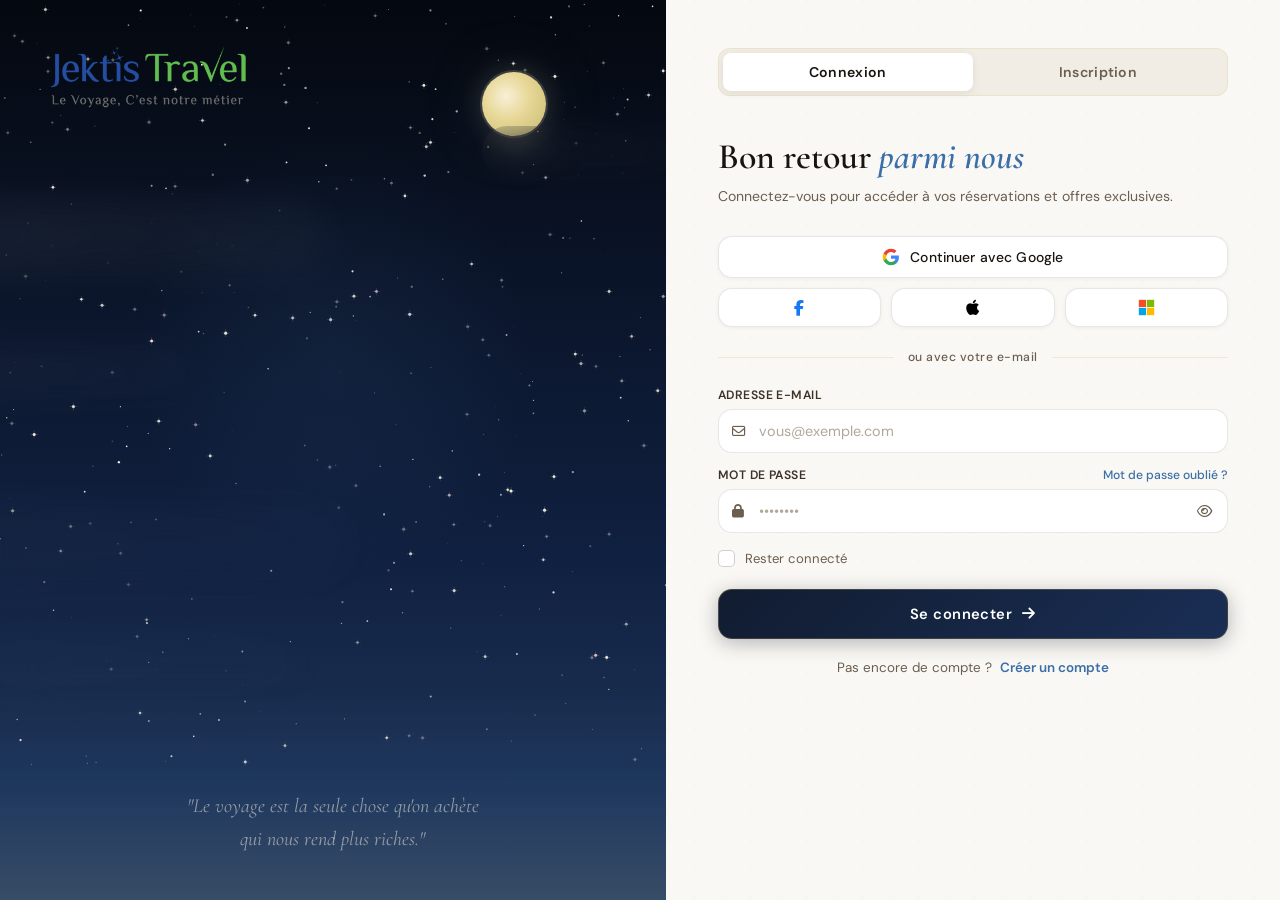
<file: pages/auth.html>
<!doctype html>
<html lang="fr">
  <head>
    <meta charset="UTF-8" />
    <meta name="viewport" content="width=device-width, initial-scale=1.0" />
    <title>Connexion — Jektis Travel</title>
    <link rel="preconnect" href="https://fonts.googleapis.com" />
    <link rel="preconnect" href="https://fonts.gstatic.com" crossorigin />
    <link
      href="https://fonts.googleapis.com/css2?family=Cormorant+Garamond:ital,wght@0,300;0,400;0,600;0,700;1,400;1,600&family=DM+Sans:wght@300;400;500;600&display=swap"
      rel="stylesheet"
    />
    <link
      rel="stylesheet"
      href="https://cdnjs.cloudflare.com/ajax/libs/font-awesome/6.5.0/css/all.min.css"
    />
    <link rel="stylesheet" href="../css/auth.css" />
  </head>
  <body>
    <!-- ══════════════ LEFT PANEL — animated sky scene ══════════════ -->
    <div class="auth-scene" id="scene">
      <!-- Stars canvas -->
      <canvas id="stars-canvas"></canvas>

      <!-- Clouds -->
      <div class="clouds">
        <div class="cloud cloud-1"></div>
        <div class="cloud cloud-2"></div>
        <div class="cloud cloud-3"></div>
        <div class="cloud cloud-4"></div>
        <div class="cloud cloud-5"></div>
      </div>

      <!-- Plane image -->
      <div class="plane-wrap" id="plane-wrap">
        <img class="plane-img" src="../images/auth-plane.png" alt="avion" />
        <!-- Contrail trail -->
        <div class="contrail"></div>
      </div>

      <!-- Ground glow horizon -->
      <div class="horizon-glow"></div>

      <!-- Scene brand overlay -->

      <div class="scene-brand">
        <div class="scene-logo">
          <a href="../index.html">
            <img
              width="200"
              src="../images/logo_jektis.png"
              alt="Jektis Travel Logo"
            />
          </a>
        </div>

        <div class="scene-quote">
          <p>
            "Le voyage est la seule chose qu'on achète<br />qui nous rend plus
            riches."
          </p>
        </div>
      </div>
    </div>

    <!-- ══════════════ RIGHT PANEL — auth form ══════════════ -->
    <div class="auth-panel">
      <!-- Mode toggle -->
      <div class="auth-mode-toggle">
        <button class="auth-mode-btn active" id="btn-signin">Connexion</button>
        <button class="auth-mode-btn" id="btn-signup">Inscription</button>
        <div class="auth-mode-indicator"></div>
      </div>

      <!-- ── SIGN IN FORM ── -->
      <div class="auth-form-wrap" id="form-signin">
        <div class="auth-form-header">
          <h1>Bon retour <em>parmi nous</em></h1>
          <p>
            Connectez-vous pour accéder à vos réservations et offres exclusives.
          </p>
        </div>

        <div class="auth-socials">
          <button class="auth-social-btn auth-google">
            <svg width="18" height="18" viewBox="0 0 24 24">
              <path
                fill="#4285F4"
                d="M22.56 12.25c0-.78-.07-1.53-.2-2.25H12v4.26h5.92c-.26 1.37-1.04 2.53-2.21 3.31v2.77h3.57c2.08-1.92 3.28-4.74 3.28-8.09z"
              />
              <path
                fill="#34A853"
                d="M12 23c2.97 0 5.46-.98 7.28-2.66l-3.57-2.77c-.98.66-2.23 1.06-3.71 1.06-2.86 0-5.29-1.93-6.16-4.53H2.18v2.84C3.99 20.53 7.7 23 12 23z"
              />
              <path
                fill="#FBBC05"
                d="M5.84 14.09c-.22-.66-.35-1.36-.35-2.09s.13-1.43.35-2.09V7.07H2.18C1.43 8.55 1 10.22 1 12s.43 3.45 1.18 4.93l2.85-2.22.81-.62z"
              />
              <path
                fill="#EA4335"
                d="M12 5.38c1.62 0 3.06.56 4.21 1.64l3.15-3.15C17.45 2.09 14.97 1 12 1 7.7 1 3.99 3.47 2.18 7.07l3.66 2.84c.87-2.6 3.3-4.53 6.16-4.53z"
              />
            </svg>
            Continuer avec Google
          </button>
          <div class="auth-socials-row">
            <button class="auth-social-btn auth-social-icon" title="Facebook">
              <i class="fa-brands fa-facebook-f"></i>
            </button>
            <button class="auth-social-btn auth-social-icon" title="Apple">
              <i class="fa-brands fa-apple"></i>
            </button>
            <button class="auth-social-btn auth-social-icon" title="Microsoft">
              <svg width="17" height="17" viewBox="0 0 21 21">
                <rect x="1" y="1" width="9" height="9" fill="#f25022" />
                <rect x="11" y="1" width="9" height="9" fill="#7fba00" />
                <rect x="1" y="11" width="9" height="9" fill="#00a4ef" />
                <rect x="11" y="11" width="9" height="9" fill="#ffb900" />
              </svg>
            </button>
          </div>
        </div>

        <div class="auth-divider"><span>ou avec votre e-mail</span></div>

        <form class="auth-form" id="signin-form" novalidate>
          <div class="auth-field">
            <label for="si-email">Adresse e-mail</label>
            <div class="auth-input-wrap">
              <i class="fa-regular fa-envelope"></i>
              <input
                type="email"
                id="si-email"
                placeholder="vous@exemple.com"
                autocomplete="email"
              />
            </div>
          </div>

          <div class="auth-field">
            <label for="si-pass">
              Mot de passe
              <a href="#" class="auth-forgot">Mot de passe oublié ?</a>
            </label>
            <div class="auth-input-wrap">
              <i class="fa-solid fa-lock"></i>
              <input
                type="password"
                id="si-pass"
                placeholder="••••••••"
                autocomplete="current-password"
              />
              <button type="button" class="auth-eye" data-target="si-pass">
                <i class="fa-regular fa-eye"></i>
              </button>
            </div>
          </div>

          <div class="auth-remember">
            <label class="auth-checkbox">
              <input type="checkbox" />
              <span class="auth-checkmark"></span>
              Rester connecté
            </label>
          </div>

          <a href="../index.html" class="auth-submit-btn">
            <span>Se connecter</span>
            <i class="fa-solid fa-arrow-right"></i>
          </a>
        </form>

        <p class="auth-switch">
          Pas encore de compte ?
          <button class="auth-switch-link" id="to-signup">
            Créer un compte
          </button>
        </p>
      </div>

      <!-- ── SIGN UP FORM ── -->
      <div class="auth-form-wrap hidden" id="form-signup">
        <div class="auth-form-header">
          <h1>Rejoignez<br /><em>l'aventure</em></h1>
          <p>
            Créez votre compte et commencez à explorer le monde avec Jektis
            Travel.
          </p>
        </div>

        <div class="auth-socials">
          <button class="auth-social-btn auth-google">
            <svg width="18" height="18" viewBox="0 0 24 24">
              <path
                fill="#4285F4"
                d="M22.56 12.25c0-.78-.07-1.53-.2-2.25H12v4.26h5.92c-.26 1.37-1.04 2.53-2.21 3.31v2.77h3.57c2.08-1.92 3.28-4.74 3.28-8.09z"
              />
              <path
                fill="#34A853"
                d="M12 23c2.97 0 5.46-.98 7.28-2.66l-3.57-2.77c-.98.66-2.23 1.06-3.71 1.06-2.86 0-5.29-1.93-6.16-4.53H2.18v2.84C3.99 20.53 7.7 23 12 23z"
              />
              <path
                fill="#FBBC05"
                d="M5.84 14.09c-.22-.66-.35-1.36-.35-2.09s.13-1.43.35-2.09V7.07H2.18C1.43 8.55 1 10.22 1 12s.43 3.45 1.18 4.93l2.85-2.22.81-.62z"
              />
              <path
                fill="#EA4335"
                d="M12 5.38c1.62 0 3.06.56 4.21 1.64l3.15-3.15C17.45 2.09 14.97 1 12 1 7.7 1 3.99 3.47 2.18 7.07l3.66 2.84c.87-2.6 3.3-4.53 6.16-4.53z"
              />
            </svg>
            S'inscrire avec Google
          </button>
          <div class="auth-socials-row">
            <button class="auth-social-btn auth-social-icon" title="Facebook">
              <i class="fa-brands fa-facebook-f"></i>
            </button>
            <button class="auth-social-btn auth-social-icon" title="Apple">
              <i class="fa-brands fa-apple"></i>
            </button>
            <button class="auth-social-btn auth-social-icon" title="Microsoft">
              <svg width="17" height="17" viewBox="0 0 21 21">
                <rect x="1" y="1" width="9" height="9" fill="#f25022" />
                <rect x="11" y="1" width="9" height="9" fill="#7fba00" />
                <rect x="1" y="11" width="9" height="9" fill="#00a4ef" />
                <rect x="11" y="11" width="9" height="9" fill="#ffb900" />
              </svg>
            </button>
          </div>
        </div>

        <div class="auth-divider"><span>ou remplissez le formulaire</span></div>

        <form class="auth-form" id="signup-form" novalidate>
          <div class="auth-row">
            <div class="auth-field">
              <label for="su-fname">Prénom</label>
              <div class="auth-input-wrap">
                <i class="fa-regular fa-user"></i>
                <input
                  type="text"
                  id="su-fname"
                  placeholder="Prénom"
                  autocomplete="given-name"
                />
              </div>
            </div>
            <div class="auth-field">
              <label for="su-lname">Nom</label>
              <div class="auth-input-wrap">
                <i class="fa-regular fa-user"></i>
                <input
                  type="text"
                  id="su-lname"
                  placeholder="Nom"
                  autocomplete="family-name"
                />
              </div>
            </div>
          </div>

          <div class="auth-field">
            <label for="su-email">Adresse e-mail</label>
            <div class="auth-input-wrap">
              <i class="fa-regular fa-envelope"></i>
              <input
                type="email"
                id="su-email"
                placeholder="vous@exemple.com"
                autocomplete="email"
              />
            </div>
          </div>

          <div class="auth-field">
            <label for="su-phone"
              >Téléphone <span class="auth-label-opt">(optionnel)</span></label
            >
            <div class="auth-input-wrap">
              <i class="fa-solid fa-phone"></i>
              <input
                type="tel"
                id="su-phone"
                placeholder="+216 XX XXX XXX"
                autocomplete="tel"
              />
            </div>
          </div>

          <div class="auth-field">
            <label for="su-pass">Mot de passe</label>
            <div class="auth-input-wrap">
              <i class="fa-solid fa-lock"></i>
              <input
                type="password"
                id="su-pass"
                placeholder="Min. 8 caractères"
                autocomplete="new-password"
              />
              <button type="button" class="auth-eye" data-target="su-pass">
                <i class="fa-regular fa-eye"></i>
              </button>
            </div>
            <div class="auth-strength" id="pass-strength">
              <div class="auth-strength-bar">
                <div class="auth-strength-fill" id="strength-fill"></div>
              </div>
              <span id="strength-label"></span>
            </div>
          </div>

          <div class="auth-remember">
            <label class="auth-checkbox">
              <input type="checkbox" id="su-terms" />
              <span class="auth-checkmark"></span>
              J'accepte les <a href="#">conditions d'utilisation</a> et la
              <a href="#">politique de confidentialité</a>
            </label>
          </div>

          <button type="submit" class="auth-submit-btn">
            <span>Créer mon compte</span>
            <i class="fa-solid fa-plane-departure"></i>
          </button>
        </form>

        <p class="auth-switch">
          Déjà un compte ?
          <button class="auth-switch-link" id="to-signin">Se connecter</button>
        </p>
      </div>
    </div>

    <script src="../js/auth_script.js"></script>
  </body>
</html>
</file>
<file: css/auth.css>
/* ============================================================
   JEKTIS TRAVEL — Auth Page  (Luxury Dark / Cinema Travel Noir)
   Fonts: Cormorant Garamond (display) + DM Sans (body)
   ============================================================ */

/* ── Variables ── */
:root {
  --night: #090e1a;
  --night-2: #0d1525;
  --night-3: #111c30;
  --deep: #0a1628;
  --sky-mid: #132040;
  --sky-high: #1a2e55;
  --gold: #c9a84c;
  --gold-light: #e8c97a;
  --gold-pale: rgba(201, 168, 76, 0.12);
  --gold-border: rgba(201, 168, 76, 0.25);
  --blue: #3a6fa8;
  --blue-light: #5a8fc8;
  --white: #ffffff;
  --off-white: #f0ebe0;
  --muted: rgba(240, 235, 224, 0.45);
  --panel-bg: #faf8f4;
  --panel-2: #f2ede4;
  --ink: #1a1410;
  --ink-2: #3d3228;
  --ink-3: #6b5e50;
  --border: rgba(201, 168, 76, 0.15);
  --radius: 14px;
  --radius-lg: 22px;
  --transition: 0.32s cubic-bezier(0.4, 0, 0.2, 1);
  --font-display: "Cormorant Garamond", Georgia, serif;
  --font-body: "DM Sans", sans-serif;
}

/* ── Reset ── */
*,
*::before,
*::after {
  box-sizing: border-box;
  margin: 0;
  padding: 0;
}
html {
  font-size: 16px;
  height: 100%;
  overflow: hidden; /* html stays locked */
}
body {
  font-family: var(--font-body);
  background: var(--night);
  color: var(--ink);
  height: 100%; /* exactly one viewport tall */
  display: flex;
  overflow: hidden; /* body itself doesn't scroll — children handle it */
}
a {
  color: inherit;
  text-decoration: none;
}
button {
  cursor: pointer;
  font-family: var(--font-body);
  border: none;
  background: none;
}
input {
  font-family: var(--font-body);
}

/* ════════════════════════════════════════
   LEFT PANEL — ANIMATED SKY SCENE
════════════════════════════════════════ */
.auth-scene {
  position: relative;
  flex: 0 0 52%;
  height: 100%; /* fills the viewport height */
  background: linear-gradient(
    180deg,
    #04080f 0%,
    #080f1e 18%,
    #0c1830 40%,
    #102040 62%,
    #1a2e50 80%,
    #24406a 100%
  );
  overflow: hidden;
  display: flex;
  align-items: stretch;
}

/* Stars canvas fills the scene */
#stars-canvas {
  position: absolute;
  inset: 0;
  width: 100%;
  height: 100%;
  z-index: 1;
}

/* Atmospheric nebula glow */
.auth-scene::before {
  content: "";
  position: absolute;
  top: 15%;
  left: 20%;
  width: 60%;
  height: 50%;
  background: radial-gradient(
    ellipse at center,
    rgba(90, 143, 200, 0.08) 0%,
    rgba(58, 111, 168, 0.05) 40%,
    transparent 70%
  );
  z-index: 2;
  pointer-events: none;
  animation: nebulaPulse 8s ease-in-out infinite;
}
@keyframes nebulaPulse {
  0%,
  100% {
    opacity: 0.5;
    transform: scale(1);
  }
  50% {
    opacity: 1;
    transform: scale(1.08);
  }
}

/* Moon */
.auth-scene::after {
  content: "";
  position: absolute;
  top: 8%;
  right: 18%;
  width: 64px;
  height: 64px;
  border-radius: 50%;
  background: radial-gradient(circle at 38% 38%, #f8f0d8, #e8d898 40%, #c8b870);
  box-shadow:
    0 0 0 2px rgba(248, 240, 216, 0.15),
    0 0 30px rgba(248, 240, 216, 0.18),
    0 0 80px rgba(200, 184, 112, 0.1);
  z-index: 3;
  pointer-events: none;
}

/* Clouds */
.clouds {
  position: absolute;
  inset: 0;
  z-index: 4;
  pointer-events: none;
}
.cloud {
  position: absolute;
  border-radius: 999px;
  background: linear-gradient(
    135deg,
    rgba(255, 255, 255, 0.055) 0%,
    rgba(255, 255, 255, 0.025) 100%
  );
  backdrop-filter: blur(2px);
  filter: blur(18px);
}
.cloud-1 {
  width: 400px;
  height: 80px;
  top: 22%;
  left: -10%;
  animation: cloudDrift 42s linear infinite;
}
.cloud-2 {
  width: 300px;
  height: 60px;
  top: 38%;
  left: -15%;
  animation: cloudDrift 56s linear infinite 8s;
  opacity: 0.7;
}
.cloud-3 {
  width: 500px;
  height: 100px;
  top: 55%;
  left: -20%;
  animation: cloudDrift 48s linear infinite 18s;
  opacity: 0.5;
  filter: blur(24px);
}
.cloud-4 {
  width: 250px;
  height: 50px;
  top: 14%;
  right: -10%;
  animation: cloudDrift2 38s linear infinite 5s;
  opacity: 0.6;
}
.cloud-5 {
  width: 350px;
  height: 70px;
  top: 70%;
  left: -5%;
  animation: cloudDrift 52s linear infinite 12s;
  opacity: 0.4;
  filter: blur(28px);
}

@keyframes cloudDrift {
  from {
    transform: translateX(0);
  }
  to {
    transform: translateX(130vw);
  }
}
@keyframes cloudDrift2 {
  from {
    transform: translateX(0);
  }
  to {
    transform: translateX(-130vw);
  }
}

/* ── Plane ── */
.plane-wrap {
  position: absolute;
  z-index: 6;
  display: flex;
  align-items: center;
  animation: planeFly 18s ease-in-out infinite;
  top: 42%;
  left: -300px;
}
.plane-img {
  width: 260px;
  height: auto;
  object-fit: contain;
  border-radius: 8px;
  /* Slight warm tint to blend with night sky */
  filter: drop-shadow(0 6px 24px rgba(201, 168, 76, 0.25))
    drop-shadow(0 2px 10px rgba(0, 0, 0, 0.55)) brightness(0.88) saturate(0.75);
  transform-origin: center center;
  animation: planePitch 18s ease-in-out infinite;
  /* Flip so the nose points right (most plane photos face left) */
  transform: scaleX(-1);
}
.contrail {
  position: absolute;
  right: 100%;
  top: 50%;
  transform: translateY(-50%);
  width: 0;
  height: 2px;
  background: linear-gradient(to left, rgba(255, 255, 255, 0.55), transparent);
  border-radius: 99px;
  animation: contrailGrow 18s ease-in-out infinite;
}

@keyframes planeFly {
  0% {
    left: -260px;
    top: 58%;
  }
  15% {
    top: 52%;
  }
  35% {
    top: 38%;
    left: 35%;
  }
  55% {
    top: 32%;
    left: 62%;
  }
  75% {
    top: 36%;
    left: 82%;
  }
  88% {
    left: 110%;
    top: 30%;
  }
  89% {
    left: -260px;
    top: 60%;
    opacity: 0;
  }
  92% {
    opacity: 1;
    top: 58%;
  }
  100% {
    left: -260px;
    top: 58%;
  }
}
@keyframes planePitch {
  0% {
    transform: rotate(0deg);
  }
  20% {
    transform: rotate(-6deg);
  }
  40% {
    transform: rotate(-3deg);
  }
  60% {
    transform: rotate(-5deg);
  }
  75% {
    transform: rotate(-2deg);
  }
  88% {
    transform: rotate(-8deg);
  }
  89% {
    transform: rotate(0deg);
  }
  100% {
    transform: rotate(0deg);
  }
}
@keyframes contrailGrow {
  0% {
    width: 0;
    opacity: 0;
  }
  10% {
    width: 30px;
    opacity: 0.7;
  }
  50% {
    width: 120px;
    opacity: 0.5;
  }
  80% {
    width: 180px;
    opacity: 0.35;
  }
  88% {
    width: 220px;
    opacity: 0;
  }
  89% {
    width: 0;
  }
  100% {
    width: 0;
    opacity: 0;
  }
}

/* Horizon glow */
.horizon-glow {
  position: absolute;
  bottom: 0;
  left: 0;
  right: 0;
  height: 220px;
  background: linear-gradient(
    to top,
    rgba(201, 168, 76, 0.12) 0%,
    rgba(58, 111, 168, 0.06) 50%,
    transparent 100%
  );
  z-index: 5;
  pointer-events: none;
}

/* Scene brand overlay */
.scene-brand {
  position: absolute;
  inset: 0;
  z-index: 10;
  display: flex;
  flex-direction: column;
  justify-content: space-between;
  padding: 44px 48px;
  pointer-events: none;
}

.scene-logo {
  display: flex;
  align-items: center;
  gap: 14px;
}
.scene-logo-text {
  display: flex;
  flex-direction: column;
}
.scene-logo-name {
  font-family: var(--font-display);
  font-size: 1.6rem;
  font-weight: 700;
  color: var(--off-white);
  line-height: 1;
  letter-spacing: 0.01em;
}
.scene-logo-name em {
  font-style: italic;
  color: var(--gold-light);
}
.scene-logo-tag {
  font-size: 0.68rem;
  font-weight: 400;
  color: var(--muted);
  letter-spacing: 0.18em;
  text-transform: uppercase;
  margin-top: 3px;
}

.scene-quote {
  text-align: center;
}
.scene-quote p {
  font-family: var(--font-display);
  font-size: 1.25rem;
  font-style: italic;
  color: rgba(240, 235, 224, 0.55);
  line-height: 1.65;
}

.scene-destinations {
  display: flex;
  gap: 22px;
  justify-content: center;
}
.scene-dest-item {
  display: flex;
  align-items: center;
  gap: 6px;
  color: rgba(240, 235, 224, 0.5);
  font-size: 0.78rem;
  font-weight: 500;
  letter-spacing: 0.08em;
  text-transform: uppercase;
}
.scene-dest-item i {
  color: var(--gold);
  font-size: 0.72rem;
  animation: destPing 3s ease-in-out infinite;
}
.scene-dest-item:nth-child(2) i {
  animation-delay: 0.75s;
}
.scene-dest-item:nth-child(3) i {
  animation-delay: 1.5s;
}
.scene-dest-item:nth-child(4) i {
  animation-delay: 2.25s;
}
@keyframes destPing {
  0%,
  100% {
    opacity: 0.5;
    transform: scale(1);
  }
  50% {
    opacity: 1;
    transform: scale(1.3);
  }
}

/* ════════════════════════════════════════
   RIGHT PANEL — AUTH FORM
════════════════════════════════════════ */
.auth-panel {
  flex: 0 0 48%;
  height: 100%; /* bounded to viewport — required for overflow-y to scroll */
  background: var(--panel-bg);
  display: flex;
  flex-direction: column;
  align-items: stretch;
  padding: 48px 52px;
  overflow-y: auto;
  position: relative;
  /* Custom scrollbar */
  scrollbar-width: thin;
  scrollbar-color: rgba(201, 168, 76, 0.3) transparent;
}
.auth-panel::-webkit-scrollbar {
  width: 5px;
}
.auth-panel::-webkit-scrollbar-track {
  background: transparent;
}
.auth-panel::-webkit-scrollbar-thumb {
  background: rgba(201, 168, 76, 0.3);
  border-radius: 99px;
}

/* Subtle paper texture */
.auth-panel::before {
  content: "";
  position: absolute;
  inset: 0;
  background-image: radial-gradient(
    circle at 1px 1px,
    rgba(201, 168, 76, 0.04) 1px,
    transparent 0
  );
  background-size: 28px 28px;
  pointer-events: none;
  z-index: 0;
}

/* ── Mode toggle tabs ── */
.auth-mode-toggle {
  position: relative;
  display: flex;
  background: var(--panel-2);
  border-radius: 12px;
  padding: 4px;
  margin-bottom: 40px;
  border: 1px solid rgba(201, 168, 76, 0.15);
  z-index: 1;
}
.auth-mode-btn {
  flex: 1;
  padding: 10px;
  border-radius: 9px;
  font-size: 0.88rem;
  font-weight: 600;
  color: var(--ink-3);
  background: transparent;
  transition: all var(--transition);
  position: relative;
  z-index: 1;
  letter-spacing: 0.02em;
}
.auth-mode-btn.active {
  color: var(--ink);
}
.auth-mode-indicator {
  position: absolute;
  top: 4px;
  bottom: 4px;
  left: 4px;
  width: calc(50% - 4px);
  background: #fff;
  border-radius: 8px;
  box-shadow: 0 2px 8px rgba(0, 0, 0, 0.08);
  transition: transform var(--transition);
  z-index: 0;
}
.auth-mode-indicator.right {
  transform: translateX(100%);
}

/* ── Form wrapper ── */
.auth-form-wrap {
  position: relative;
  z-index: 1;
  flex: 1;
  display: flex;
  flex-direction: column;
  animation: formIn 0.5s ease both;
}
.auth-form-wrap.hidden {
  display: none;
}
@keyframes formIn {
  from {
    opacity: 0;
    transform: translateY(12px);
  }
  to {
    opacity: 1;
    transform: translateY(0);
  }
}

/* ── Header ── */
.auth-form-header {
  margin-bottom: 28px;
}
.auth-form-header h1 {
  font-family: var(--font-display);
  font-size: clamp(2rem, 2.8vw, 2.8rem);
  font-weight: 600;
  color: var(--ink);
  line-height: 1.15;
  margin-bottom: 8px;
}
.auth-form-header h1 em {
  font-style: italic;
  color: var(--blue);
}
.auth-form-header p {
  font-size: 0.88rem;
  color: var(--ink-3);
  line-height: 1.6;
}

/* ── Social buttons ── */
.auth-socials {
  display: flex;
  flex-direction: column;
  gap: 10px;
  margin-bottom: 22px;
}
.auth-social-btn {
  display: flex;
  align-items: center;
  justify-content: center;
  gap: 10px;
  padding: 11px 18px;
  border-radius: var(--radius);
  font-size: 0.87rem;
  font-weight: 500;
  border: 1.5px solid rgba(26, 20, 16, 0.1);
  background: #fff;
  color: var(--ink);
  transition: all 0.22s ease;
  box-shadow: 0 1px 4px rgba(0, 0, 0, 0.05);
}
.auth-social-btn:hover {
  border-color: var(--gold);
  box-shadow: 0 3px 14px rgba(201, 168, 76, 0.15);
  transform: translateY(-1px);
}
.auth-google {
  font-weight: 500;
  letter-spacing: 0.01em;
}

.auth-socials-row {
  display: flex;
  gap: 10px;
}
.auth-social-icon {
  flex: 1;
  padding: 10px;
  font-size: 1rem;
  color: var(--ink-2);
}
.auth-social-icon .fa-facebook-f {
  color: #1877f2;
}
.auth-social-icon .fa-apple {
  color: #000;
  font-size: 1.1rem;
}

/* ── Divider ── */
.auth-divider {
  display: flex;
  align-items: center;
  gap: 14px;
  margin-bottom: 22px;
}
.auth-divider::before,
.auth-divider::after {
  content: "";
  flex: 1;
  height: 1px;
  background: rgba(201, 168, 76, 0.2);
}
.auth-divider span {
  font-size: 0.76rem;
  color: var(--ink-3);
  white-space: nowrap;
  font-weight: 500;
  letter-spacing: 0.04em;
}

/* ── Form fields ── */
.auth-form {
  display: flex;
  flex-direction: column;
  gap: 14px;
}
.auth-row {
  display: grid;
  grid-template-columns: 1fr 1fr;
  gap: 12px;
}
.auth-field {
  display: flex;
  flex-direction: column;
  gap: 6px;
}
.auth-field label {
  font-size: 0.76rem;
  font-weight: 600;
  color: var(--ink-2);
  letter-spacing: 0.04em;
  text-transform: uppercase;
  display: flex;
  align-items: center;
  justify-content: space-between;
}
.auth-label-opt {
  font-weight: 400;
  color: var(--ink-3);
  text-transform: none;
  letter-spacing: 0;
  font-size: 0.73rem;
}
.auth-forgot {
  font-size: 0.76rem;
  font-weight: 500;
  color: var(--blue);
  text-transform: none;
  letter-spacing: 0;
  transition: color 0.2s;
}
.auth-forgot:hover {
  color: var(--gold);
}

.auth-input-wrap {
  position: relative;
  display: flex;
  align-items: center;
}
.auth-input-wrap > i:first-child {
  position: absolute;
  left: 14px;
  color: var(--ink-3);
  font-size: 0.85rem;
  pointer-events: none;
  transition: color 0.22s;
}
.auth-input-wrap input {
  width: 100%;
  padding: 12px 14px 12px 40px;
  border-radius: var(--radius);
  border: 1.5px solid rgba(26, 20, 16, 0.1);
  background: #fff;
  color: var(--ink);
  font-size: 0.9rem;
  transition: all 0.22s ease;
  outline: none;
}
.auth-input-wrap input::placeholder {
  color: #b0a898;
}
.auth-input-wrap input:focus {
  border-color: var(--gold);
  box-shadow: 0 0 0 3px rgba(201, 168, 76, 0.1);
}
.auth-input-wrap input:focus + * {
  /* pushes icon colour — handled via JS */
}
.auth-input-wrap:focus-within > i:first-child {
  color: var(--gold);
}

.auth-eye {
  position: absolute;
  right: 12px;
  color: var(--ink-3);
  font-size: 0.85rem;
  padding: 4px;
  background: transparent;
  transition: color 0.2s;
}
.auth-eye:hover {
  color: var(--ink);
}

/* Password strength */
.auth-strength {
  display: flex;
  align-items: center;
  gap: 10px;
  margin-top: 2px;
}
.auth-strength-bar {
  flex: 1;
  height: 3px;
  background: rgba(26, 20, 16, 0.08);
  border-radius: 99px;
  overflow: hidden;
}
.auth-strength-fill {
  height: 100%;
  width: 0%;
  border-radius: 99px;
  transition: all 0.4s ease;
  background: #e53;
}
#strength-label {
  font-size: 0.72rem;
  font-weight: 600;
  color: var(--ink-3);
  min-width: 60px;
  text-align: right;
}

/* Checkbox */
.auth-remember {
  margin-top: 2px;
}
.auth-checkbox {
  display: flex;
  align-items: flex-start;
  gap: 10px;
  font-size: 0.82rem;
  color: var(--ink-3);
  cursor: pointer;
  line-height: 1.5;
}
.auth-checkbox input {
  display: none;
}
.auth-checkmark {
  width: 17px;
  height: 17px;
  border: 1.5px solid rgba(26, 20, 16, 0.2);
  border-radius: 5px;
  background: #fff;
  flex-shrink: 0;
  margin-top: 1px;
  display: flex;
  align-items: center;
  justify-content: center;
  transition: all 0.2s ease;
}
.auth-checkbox input:checked ~ .auth-checkmark {
  background: var(--gold);
  border-color: var(--gold);
}
.auth-checkbox input:checked ~ .auth-checkmark::after {
  content: "";
  width: 9px;
  height: 5px;
  border-left: 2px solid #fff;
  border-bottom: 2px solid #fff;
  transform: rotate(-45deg) translateY(-1px);
}
.auth-checkbox a {
  color: var(--blue);
}
.auth-checkbox a:hover {
  color: var(--gold);
}

/* ── Submit button ── */
.auth-submit-btn {
  display: flex;
  align-items: center;
  justify-content: center;
  gap: 10px;
  padding: 14px 28px;
  border-radius: var(--radius);
  background: linear-gradient(135deg, var(--night-3) 0%, var(--sky-high) 100%);
  color: #fff;
  font-size: 0.92rem;
  font-weight: 600;
  letter-spacing: 0.03em;
  border: 1px solid rgba(201, 168, 76, 0.25);
  box-shadow: 0 4px 20px rgba(10, 22, 40, 0.3);
  transition: all 0.3s ease;
  margin-top: 6px;
  position: relative;
  overflow: hidden;
}
.auth-submit-btn::before {
  content: "";
  position: absolute;
  inset: 0;
  background: linear-gradient(135deg, rgba(201, 168, 76, 0.08), transparent);
  opacity: 0;
  transition: opacity 0.3s;
}
.auth-submit-btn:hover {
  transform: translateY(-2px);
  box-shadow: 0 8px 32px rgba(10, 22, 40, 0.35);
  border-color: var(--gold);
}
.auth-submit-btn:hover::before {
  opacity: 1;
}
.auth-submit-btn:active {
  transform: translateY(0);
}

/* ── Switch link ── */
.auth-switch {
  text-align: center;
  margin-top: 20px;
  font-size: 0.84rem;
  color: var(--ink-3);
}
.auth-switch-link {
  color: var(--blue);
  font-weight: 600;
  font-size: 0.84rem;
  margin-left: 4px;
  transition: color 0.2s;
}
.auth-switch-link:hover {
  color: var(--gold);
}

/* ════════════════════════════════════════
   RESPONSIVE
════════════════════════════════════════ */
@media (max-width: 960px) {
  body {
    flex-direction: column;
    overflow: auto;
  }
  .auth-scene {
    flex: 0 0 280px;
    min-height: 280px;
  }
  .auth-scene::after {
    /* moon */
    width: 44px;
    height: 44px;
    top: 12%;
    right: 8%;
  }
  .scene-quote {
    display: none;
  }
  .scene-destinations {
    gap: 14px;
  }
  .plane-wrap {
    top: 55%;
  }
  .auth-panel {
    flex: 1;
    padding: 32px 28px;
  }
}
@media (max-width: 480px) {
  .auth-panel {
    padding: 24px 20px;
  }
  .auth-row {
    grid-template-columns: 1fr;
  }
  .auth-form-header h1 {
    font-size: 1.9rem;
  }
}
</file>
